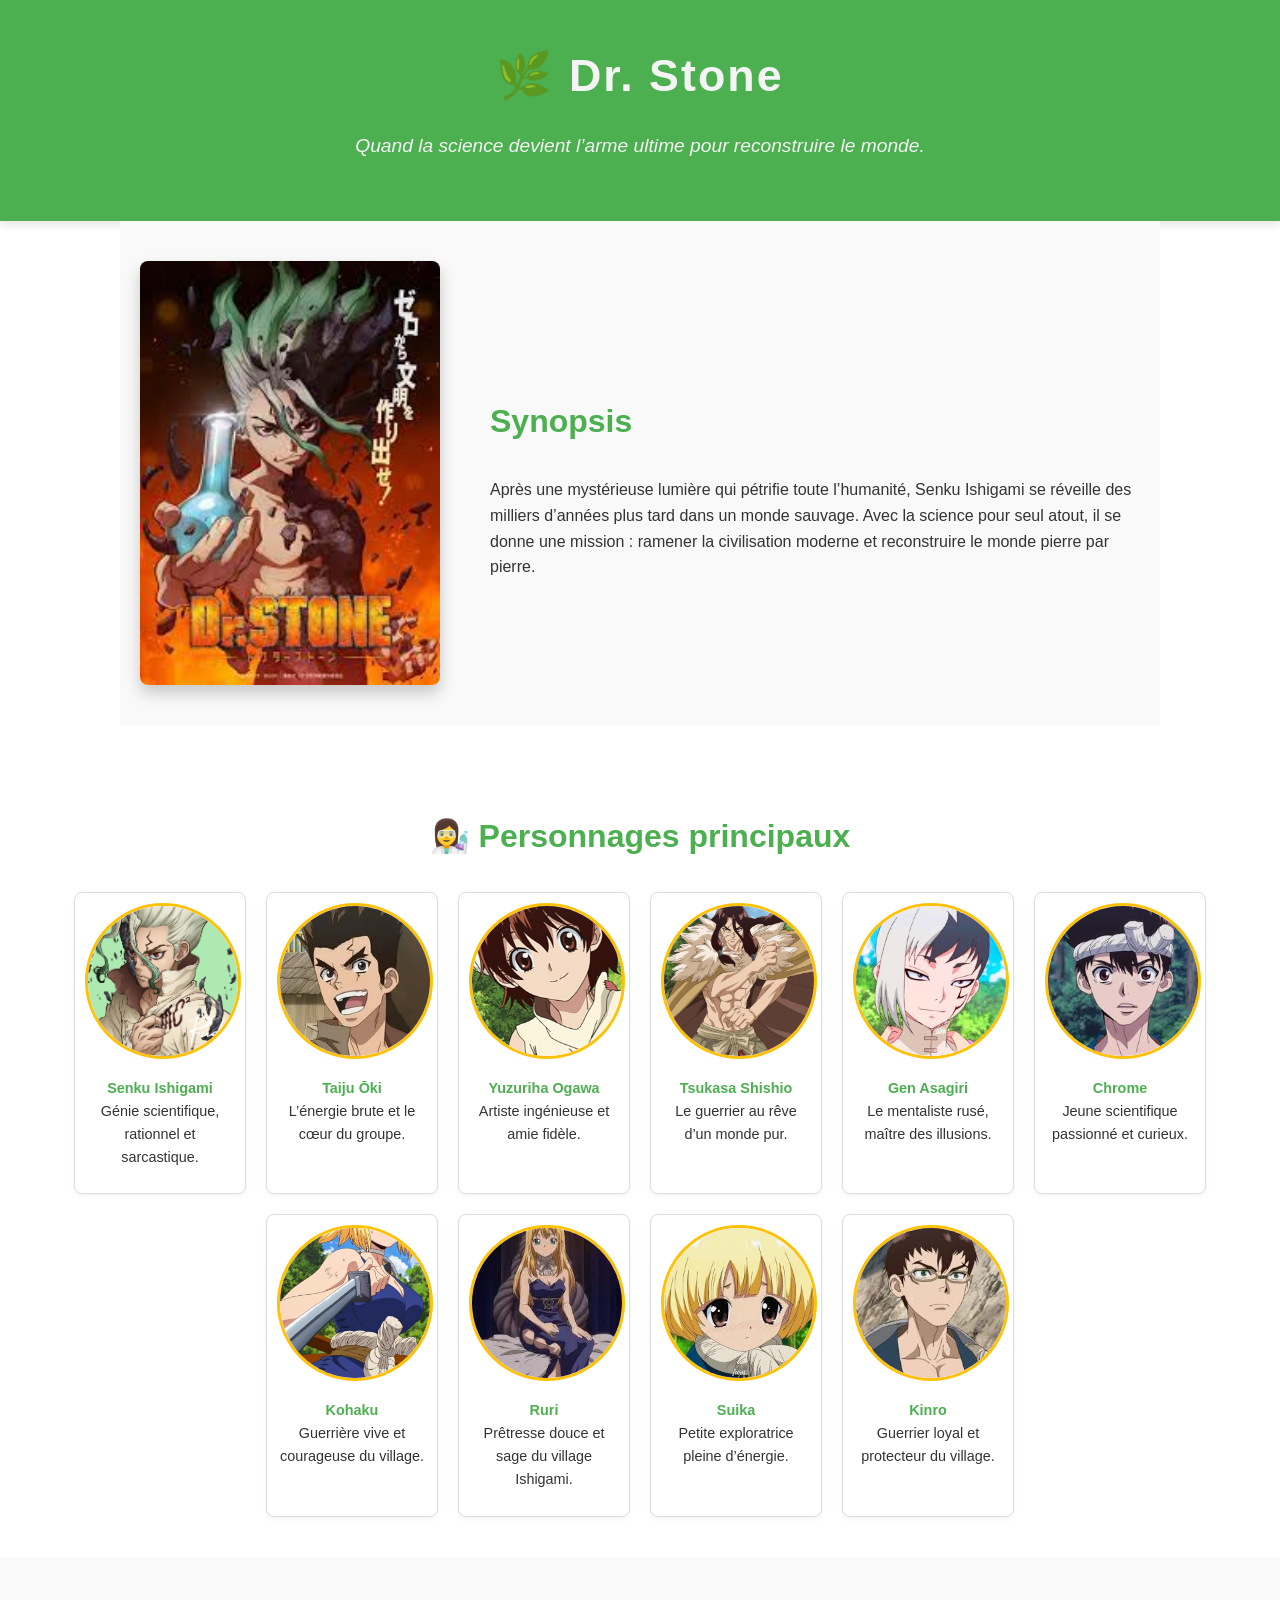
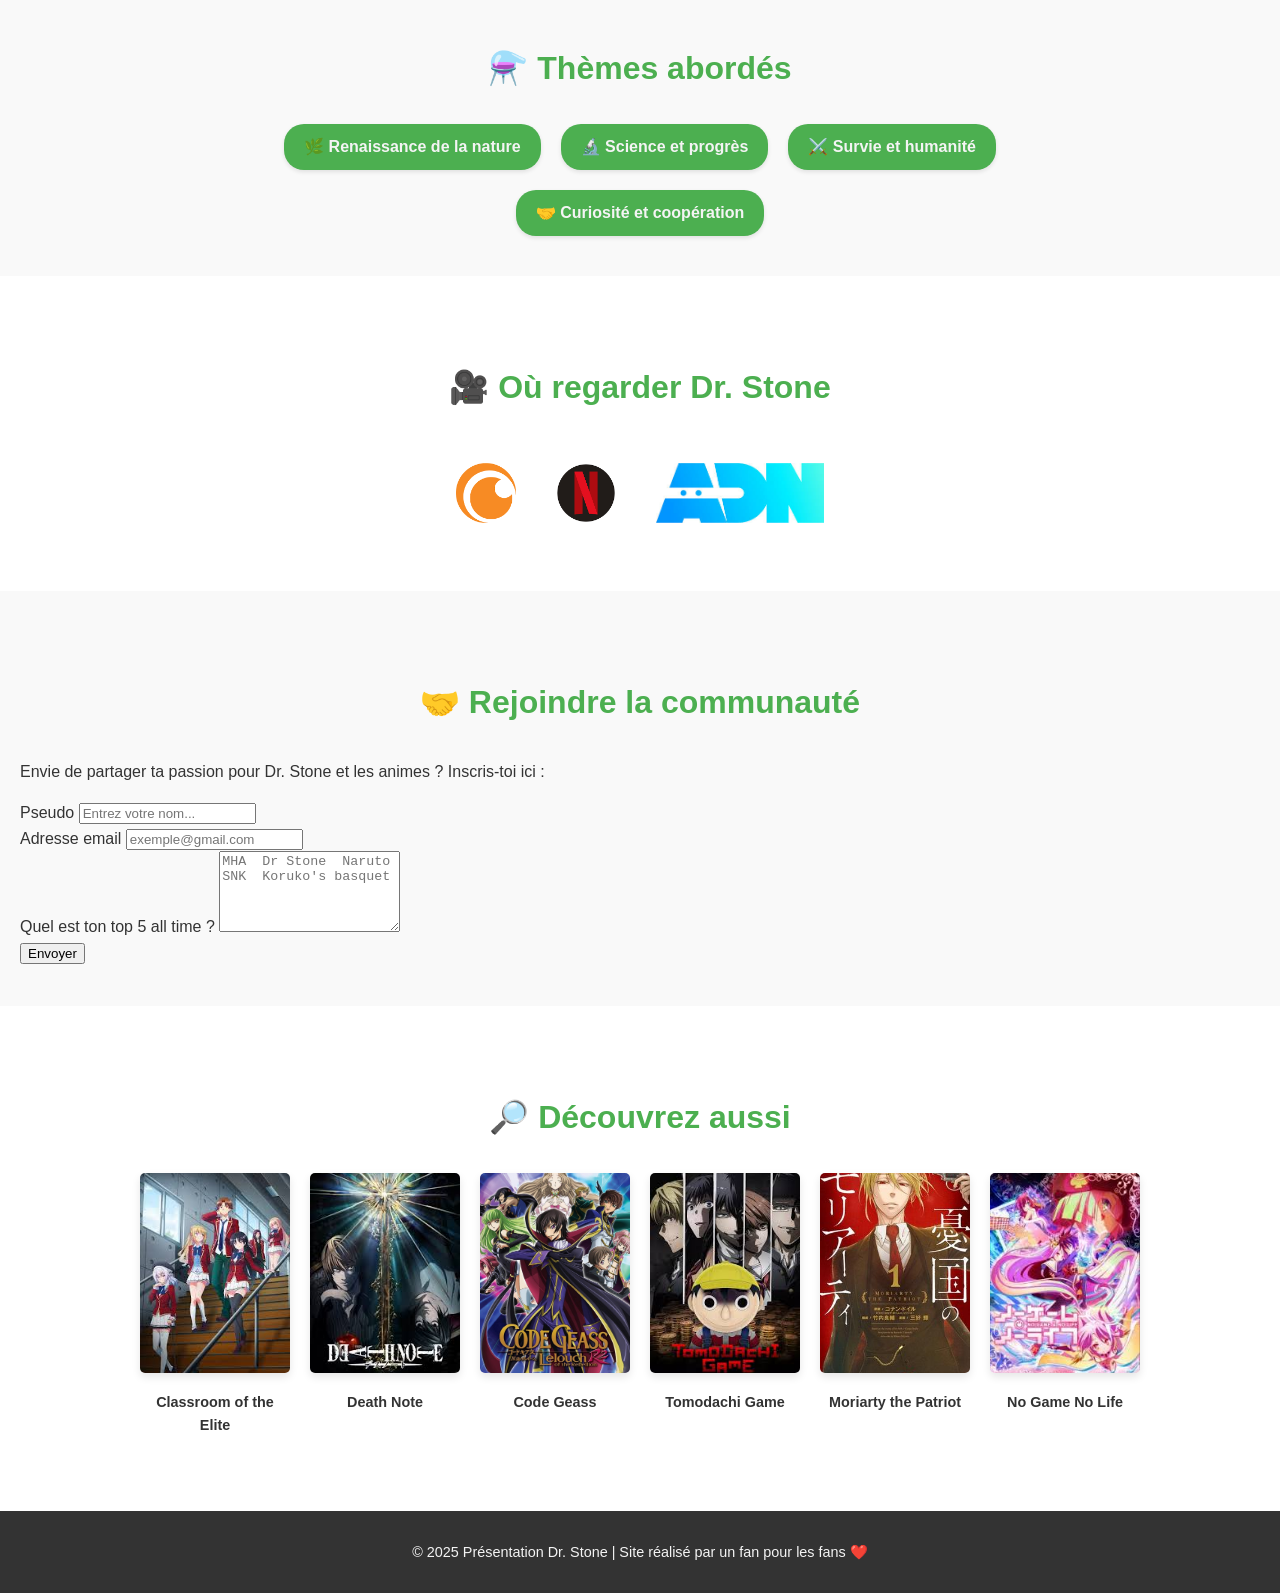
<file: page_dr_stone.html>
<!DOCTYPE html>
<html lang="fr">
<head>
    <meta charset="UTF-8">
    <meta name="viewport" content="width=device-width, initial-scale=1.0">
    <title>Dr. Stone - Présentation</title>
    <link rel="stylesheet" href="style.css">
</head>
<body>
    <header>
        <h1>🌿 Dr. Stone</h1>
        <p>Quand la science devient l’arme ultime pour reconstruire le monde.</p>
    </header>

    <section class="intro">
        <img src="./images/img-2.jpeg" alt="Dr Stone">
        <div class="intro-text">
            <h2>Synopsis</h2>
            <p>
                Après une mystérieuse lumière qui pétrifie toute l’humanité, Senku Ishigami se réveille
                des milliers d’années plus tard dans un monde sauvage. Avec la science pour seul atout,
                il se donne une mission : ramener la civilisation moderne et reconstruire le monde pierre par pierre.
            </p>
        </div>
    </section>

     
    <section class="personnages">
        <h2>👩‍🔬 Personnages principaux</h2>
        <div class="perso-container">
            <div class="perso">
                <img src="./images/senku.webp" alt="Senku Ishigami">
                <p><strong>Senku Ishigami</strong><br>Génie scientifique, rationnel et sarcastique.</p>
            </div>
            <div class="perso">
                <img src="./images/taiju.webp" alt="Taiju Oki">
                <p><strong>Taiju Ōki</strong><br>L’énergie brute et le cœur du groupe.</p>
            </div>
            <div class="perso">
                <img src="./images/yuzuria.jpg" alt="Yuzuriha Ogawa">
                <p><strong>Yuzuriha Ogawa</strong><br>Artiste ingénieuse et amie fidèle.</p>
            </div>
            <div class="perso">
                <img src="./images/tsukasa.webp" alt="Tsukasa Shishio">
                <p><strong>Tsukasa Shishio</strong><br>Le guerrier au rêve d’un monde pur.</p>
            </div>
            <div class="perso">
                <img src="./images/gen.jpeg" alt="Gen Asagiri">
                <p><strong>Gen Asagiri</strong><br>Le mentaliste rusé, maître des illusions.</p>
            </div>
            <div class="perso">
                <img src="./images/chrome.jpeg" alt="Chrome">
                <p><strong>Chrome</strong><br>Jeune scientifique passionné et curieux.</p>
            </div>
            <div class="perso">
                <img src="./images/kohaku.webp" alt="Kohaku">
                <p><strong>Kohaku</strong><br>Guerrière vive et courageuse du village.</p>
            </div>
            <div class="perso">
                <img src="./images/ruri.jpeg" alt="Ruri">
                <p><strong>Ruri</strong><br>Prêtresse douce et sage du village Ishigami.</p>
            </div>
            <div class="perso">
                <img src="./images/suika.jpeg" alt="Suika">
                <p><strong>Suika</strong><br>Petite exploratrice pleine d’énergie.</p>
            </div>
            <div class="perso">
                <img src="./images/kinro.jpeg" alt="Kinro">
                <p><strong>Kinro</strong><br>Guerrier loyal et protecteur du village.</p>
            </div>
        </div>
    </section>

    <section class="themes">
        <h2>⚗️ Thèmes abordés</h2>
        <ul>
            <li>🌿 Renaissance de la nature</li>
            <li>🔬 Science et progrès</li>
            <li>⚔️ Survie et humanité</li>
            <li>🤝 Curiosité et coopération</li>
        </ul>
    </section>

   <section class="plateformes">
        <h2>🎥 Où regarder Dr. Stone</h2>
        <div class="logos">
            <a href="https://www.crunchyroll.com/fr/watch/G31UV2Q23/the-slow-but-dangerous-life"  title="Voir Dr. Stone sur Crunchyroll" target="_blank">
                <img src="./images/crunchyroll.png" alt="Crunchyroll">
            </a>
            <a href="https://www.netflix.com/fr" title="Voir Dr. Stone sur Netflix" target="_top">
                <img src="./images/netflix.png" alt="Netflix">
            </a>
            <a href="https://animationdigitalnetwork.fr" title="Voir Dr. Stone sur ADN">
                <img src="./images/adn.jpeg" alt="ADN">
            </a>
        </div>
    </section>

    <section class="rejoindre">
        <h2>🤝 Rejoindre la communauté</h2>
        <p>Envie de partager ta passion pour Dr. Stone et les animes ? Inscris-toi ici :</p>

        <form class="formulaire">
            <div class="form-group">
                <label for="nom">Pseudo</label>
                <input type="text" id="nom" placeholder="Entrez votre nom..." required>
            </div>

            <div class="form-group">
                <label for="email">Adresse email</label>
                <input type="email" id="email" placeholder="exemple@gmail.com" required>
            </div>

            <div class="form-group">
                <label for="message">Quel est ton top 5 all time ?</label>
                <textarea id="message" rows="5" placeholder="MHA  Dr Stone  Naruto  SNK  Koruko's basquet" required></textarea>
            </div>

            <button type="submit" class="btn-submit">Envoyer</button>
        </form>
    </section>


    <section class="autres">
        <h2>🔎 Découvrez aussi</h2>
        <div class="animes">
            <div class="anime">
                <img src="./images/classrom of the elite.jpeg" alt="Classroom of the Elite">
                <p><strong>Classroom of the Elite</strong></p>
            </div>
            <div class="anime">
                <img src="./images/death note.jpeg" alt="Death Note">
                <p><strong>Death Note</strong></p>
            </div>
            <div class="anime">
                <img src="./images/coode geass.jpg" alt="Code Geass">
                <p><strong>Code Geass</strong></p>
            </div>
            <div class="anime">
                <img src="./images/tomodashi game.jpeg" alt="Tomodachi Game">
                <p><strong>Tomodachi Game</strong></p>
            </div>
            <div class="anime">
                <img src="./images/Moriaty.jpg" alt="Moriarty the Patriot">
                <p><strong>Moriarty the Patriot</strong></p>
            </div>
            <div class="anime">
                <img src="./images/no game no life.jpeg" alt="No Game No Life">
                <p><strong>No Game No Life</strong></p>
            </div>
        </div>
    </section>

    <footer>
        <p>© 2025 Présentation Dr. Stone | Site réalisé par un fan pour les fans ❤️</p>
    </footer>
</body>
</html>
</file>
<file: style.css>
/* style.css */

/* --- Général --- */

:root {
    --couleur-primaire: #4CAF50; /* Vert science/nature */
    --couleur-secondaire: #FFC107; /* Jaune pierre/or */
    --couleur-texte-sombre: #333;
    --couleur-texte-clair: #f4f4f4;
    --couleur-fond: #fff;
    --couleur-fond-section: #f9f9f9;
}

body {
    font-family: 'Arial', sans-serif;
    line-height: 1.6;
    margin: 0;
    padding: 0;
    color: var(--couleur-texte-sombre);
    background-color: var(--couleur-fond);
}

header {
    background-color: var(--couleur-primaire);
    color: var(--couleur-texte-clair);
    padding: 40px 20px;
    text-align: center;
    box-shadow: 0 4px 8px rgba(0, 0, 0, 0.1);
}

header h1 {
    margin: 0 0 10px;
    font-size: 2.8em;
    letter-spacing: 2px;
}

header p {
    font-size: 1.2em;
    font-style: italic;
}

h2 {
    text-align: center;
    color: var(--couleur-primaire);
    font-size: 2em;
    margin-bottom: 30px;
    padding-top: 20px;
}

section {
    padding: 40px 20px;
    margin-bottom: 0;
}

section:nth-child(even) {
    background-color: var(--couleur-fond-section);
}


/* --- Section Introduction (Synopsis) --- */

.intro {
    display: flex;
    flex-direction: column;
    align-items: center;
    gap: 30px;
    max-width: 1000px;
    margin: 0 auto;
}

.intro img {
    width: 100%;
    max-width: 300px;
    height: auto;
    border-radius: 8px;
    box-shadow: 0 8px 16px rgba(0, 0, 0, 0.2);
    transition: transform 0.3s ease;
}

.intro img:hover {
    transform: scale(1.03);
}

.intro-text {
    text-align: center;
}

.intro-text h2 {
    text-align: center;
}

/* Version Desktop pour l'Intro */
@media (min-width: 768px) {
    .intro {
        flex-direction: row;
        text-align: left;
    }
    .intro-text {
        text-align: left;
        padding-left: 20px;
    }
    .intro-text h2 {
        text-align: left;
    }
}


/* --- Section Personnages --- */

.perso-container {
    display: flex;
    flex-wrap: wrap;
    justify-content: center;
    gap: 20px;
    max-width: 1200px;
    margin: 0 auto;
}

.perso {
    width: 150px;
    text-align: center;
    background-color: var(--couleur-fond);
    border: 1px solid #ddd;
    border-radius: 8px;
    padding: 10px;
    box-shadow: 0 2px 5px rgba(0, 0, 0, 0.05);
    transition: transform 0.2s;
}

.perso:hover {
    transform: translateY(-5px);
    box-shadow: 0 8px 15px rgba(0, 0, 0, 0.1);
}

.perso img {
    width: 100%;
    height: 150px; /* Taille fixe pour l'uniformité */
    object-fit: cover; /* Recadre l'image sans la déformer */
    border-radius: 50%;
    border: 3px solid var(--couleur-secondaire);
}

.perso p {
    margin-top: 10px;
    font-size: 0.9em;
}

.perso strong {
    color: var(--couleur-primaire);
    font-size: 1em;
}


/* --- Section Thèmes abordés --- */

.themes ul {
    list-style-type: none;
    padding: 0;
    display: flex;
    flex-wrap: wrap;
    justify-content: center;
    gap: 20px;
    max-width: 800px;
    margin: 0 auto;
}

.themes li {
    background-color: var(--couleur-primaire);
    color: var(--couleur-texte-clair);
    padding: 10px 20px;
    border-radius: 20px;
    font-weight: bold;
    box-shadow: 0 2px 4px rgba(0, 0, 0, 0.1);
    transition: background-color 0.3s;
}

.themes li:hover {
    background-color: #388E3C; /* Vert plus foncé au survol */
}


/* --- Section Plateformes (Où regarder) --- */

.plateformes .logos {
    display: flex;
    justify-content: center;
    align-items: center;
    gap: 40px;
    padding: 20px 0;
}

.plateformes img {
    height: 60px;
    width: auto;
    transition: opacity 0.3s;
}

.plateformes img:hover {
    opacity: 0.8;
}


/* --- Section Autres (Découvrez aussi) --- */

.animes {
    display: flex;
    flex-wrap: wrap;
    justify-content: center;
    gap: 20px;
    max-width: 1200px;
    margin: 0 auto;
}

.anime {
    width: 150px;
    text-align: center;
}

.anime img {
    width: 100%;
    height: 200px; /* Taille fixe pour l'uniformité des affiches */
    object-fit: cover;
    border-radius: 5px;
    box-shadow: 0 4px 8px rgba(0, 0, 0, 0.1);
    transition: transform 0.3s;
}

.anime img:hover {
    transform: scale(1.05);
}

.anime p {
    margin-top: 10px;
    font-weight: bold;
    font-size: 0.9em;
}


/* --- Footer --- */

footer {
    background-color: var(--couleur-texte-sombre);
    color: var(--couleur-texte-clair);
    text-align: center;
    padding: 15px 20px;
    font-size: 0.9em;
    margin-top: 20px;
}
</file>
